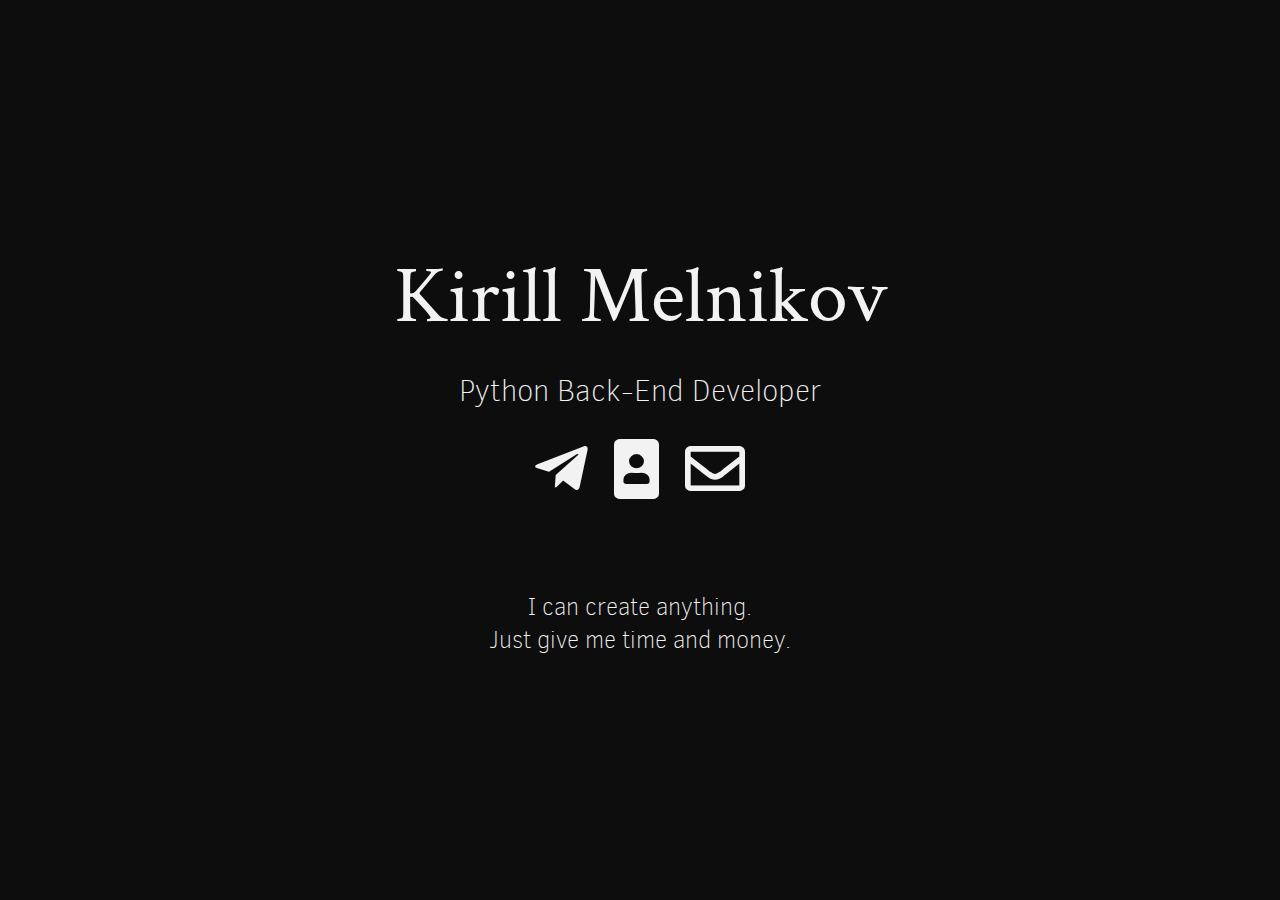
<file: index.html>
<html>
<head>
	<meta charset="utf-8">
	<meta http-equiv="X-UA-Compatible" content="IE=edge">
	<meta name="viewport" content="width=device-width, initial-scale=1.0">

	<title>Kirill Melnikov | Contacts</title>

	<link rel="icon" href="favicon.ico" type="image/png" />

	<link rel="preconnect" href="https://fonts.gstatic.com">
    <link href="https://fonts.googleapis.com/css2?family=Crimson+Text&display=swap" rel="stylesheet">
    <link href="https://fonts.googleapis.com/css2?family=Open+Sans+Condensed:wght@300&display=swap" rel="stylesheet">
	<link href="https://use.fontawesome.com/releases/v5.12.0/css/all.css" rel="stylesheet">
	<link rel="stylesheet" href="css/reset.css" type="text/css">
	<link rel="stylesheet" href="css/styles.css" type="text/css">
	<link rel="stylesheet" href="css/themes.css" type="text/css">
</head>
<body>
	<main>
		<div class="intro">Kirill Melnikov</div>
		<div class="tagline">Python Back-End Developer</div>
		<div class="icons-social">
			<a target="_blank" href="https://t.me/wultes"><i class="fab fa-telegram-plane"></i></a>
			<a target="_blank" href="https://career.habr.com/wultes"><i class="fas fa-portrait"></i></a>
			<a target="_blank" href="mailto:workwultes@gmail.com"><i class="far fa-envelope"></i></a>
        </div>
        <div class="tagline-quote">I can create anything. <br>Just give me time and money.</div>
	</main>
</body>
</html>
</file>
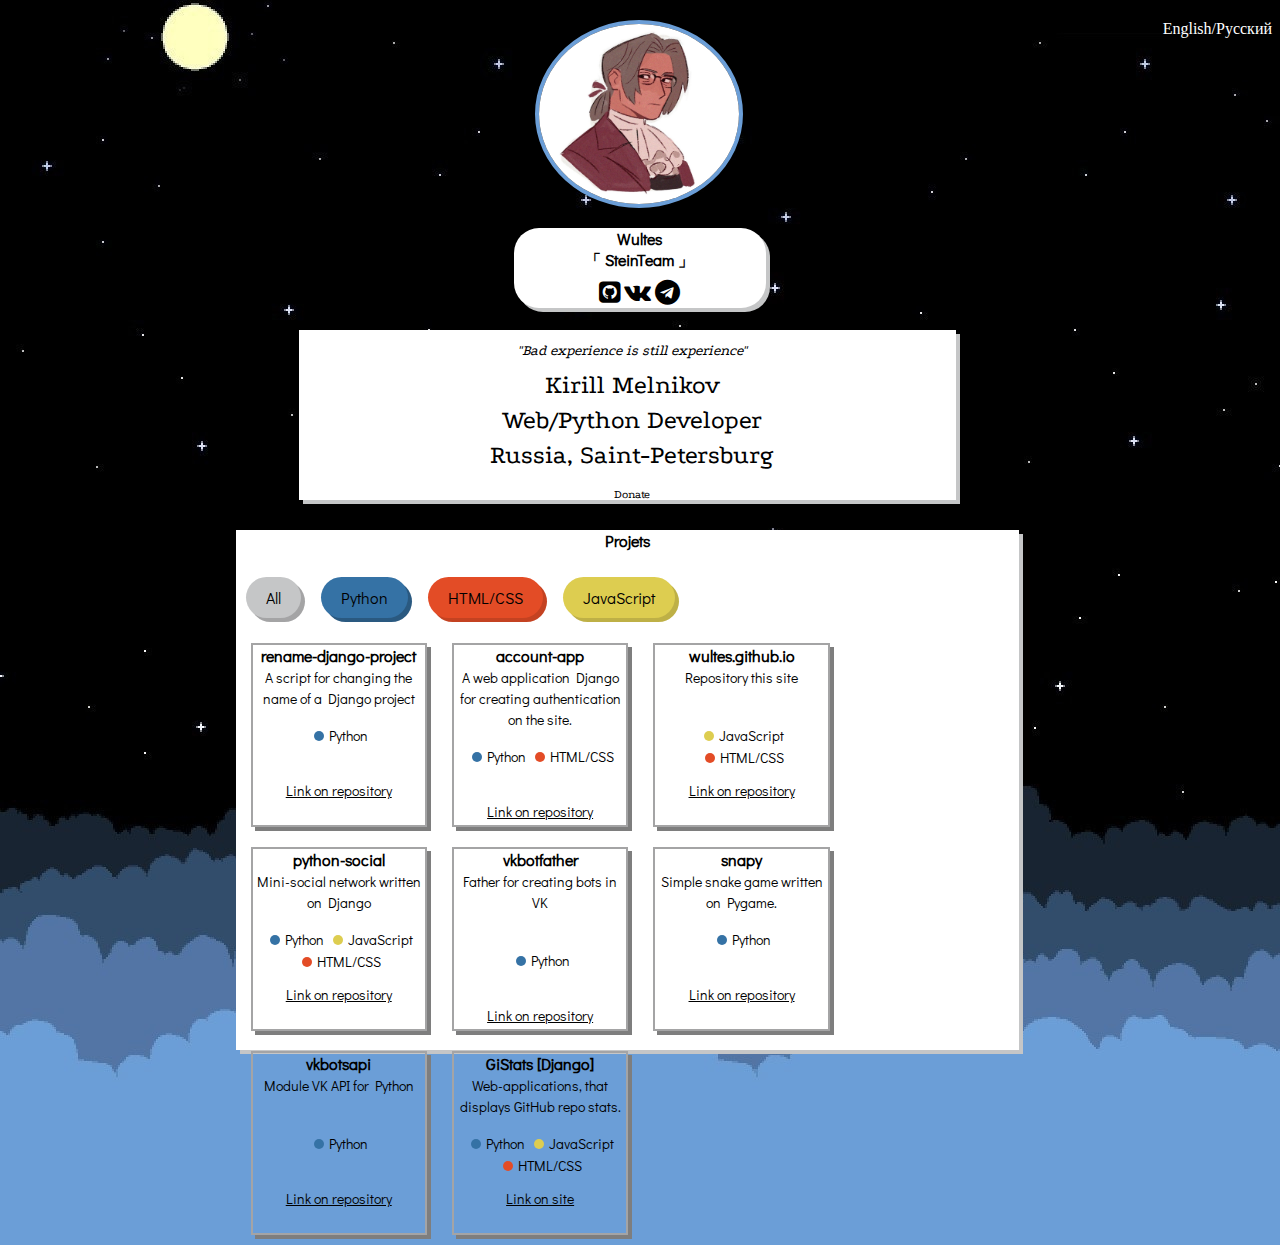
<file: en.html>
﻿<!DOCTYPE html>
<html>
    <head>
        <title>Wultes [GitHub]</title>
        <link rel="stylesheet" href="style.css">
        <link rel="stylesheet" href="animate.css">
        <link rel="shortcut icon" href="images/profile/favicon.ico" type="image/x-icon">
        <link href="https://fonts.googleapis.com/css?family=Didact+Gothic&display=swap" rel="stylesheet">
        <link href="https://stackpath.bootstrapcdn.com/font-awesome/4.7.0/css/font-awesome.min.css" rel="stylesheet" integrity="sha384-wvfXpqpZZVQGK6TAh5PVlGOfQNHSoD2xbE+QkPxCAFlNEevoEH3Sl0sibVcOQVnN" crossorigin="anonymous">
        <link href="https://fonts.googleapis.com/css?family=Playfair+Display|Podkova&display=swap" rel="stylesheet">
        <meta name="viewpoint" content="width=device-width, initial-scale=1">
        <script type="text/javascript" src="js/jquery-3.4.1.min.js"></script>

        <script type="text/javascript">
            $(document).ready(function(){
                $(".button").on("click", function(){
                    var value = $(this).attr("data-filter");
                    if (value == "all"){
                        $(".filter").show(100);
                    } else {
                        $(".filter").not("."+value).hide(100);
                        $('.filter').filter("."+value).show(100);
                    }
                })
            })
        </script>

    </head>
    <body>
        <div class="profile">
            <div class="language-site">
                <a href="en.html">English</a><a>/</a><a href="index.html">Русский</a>
            </div>
            <div class="info-profile animated fadeInDown delay-0.5s">
                <ul class="image">
                    <li>
                        <img src="images/profile/profile.jpg" alt="Wultes [GitHub]" class="profile-image">
                    </li>
                </ul>
                <ul class="text-profile">    
                    <b>Wultes</b><br>
                    <b><a href="https://github.com/steinteam">「 SteinTeam 」</a></b><br>
                    <li style="margin-top: 3px;" class="social__item"><a href="https://github.com/wultes/"><i class="fa fa-github-square"></i></a></li>
                    <li class="social__item"><a href="https://vk.com/wultes"><i class="fa fa-vk"></i></a></li>
                    <li class="social__item"><a href="https://t.me/wultes"><i class="fa fa-telegram"></i></a></li>
                </ul>
            </div>
            <div class="about animated fadeInUp delay-0.5s">
                <ul>
                    <li><i>"Bad experience is still experience"</i></li>
                    <li>Kirill Melnikov</li>
                    <li>Web/Python Developer</li>
                    <li>Russia, Saint-Petersburg</li>
                    <li><a href="https://money.yandex.ru/to/4100111894621502">Donate</a></li>
                </ul>
            </div>
            <div class="projects animated fadeInUp delay-0.5s">
                <b>Projets</b>
                <div class="container">
                    <ul class="filter-box">
                        <li class="button active all-li" data-filter="all">All</li>
                        <li class="button python-li" data-filter="python">Python</li>
                        <li class="button html-li" data-filter="html">HTML/CSS</li>
                        <li class="button javascript-li" data-filter="javascript">JavaScript</li>
                    </ul>
                    <div class="box filter python">
                        <b>rename-django-project</b><br>
                        <span class="about-project">A script for changing the name of a Django project</span>
                        <ul class="language-list">
                            <li><span class="python-color"></span>Python</li>
                        </ul>
                        <div id="line-link"class="link-repo"><a href="https://github.com/wultes/rename-django-project">Link on repository</a></div>
                    </div>
                    <div class="box filter html python">
                        <b>account-app</b><br>
                        <span>A web application Django for creating authentication on the site.</span>
                        <ul class="language-list">
                            <li><span class="python-color"></span>Python</li>
                            <li><span class="html-color"></span>HTML/CSS</li>
                        </ul>
                        <div class="link-repo"><a href="https://github.com/wultes/account-app">Link on repository</a></div>
                    </div>
                    <div class="box filter html javascript">
                        <b>wultes.github.io</b><br>
                        <span>Repository this site</span><br><br>
                        <ul class="language-list">
                            <li><span class="javascript-color"></span>JavaScript</li>
                            <li><span class="html-color"></span>HTML/CSS</li>
                        </ul>
                        <div id="line-link" class="link-repo"><a href="https://github.com/wultes/wultes.github.io">Link on repository</a></div>
                    </div>
                    <div class="box filter python html javascript">
                        <b>python-social</b><br>
                        <span>Mini-social network written on Django</span><br>
                        <ul class="language-list">
                            <li><span class="python-color"></span>Python</li>
                            <li><span class="javascript-color"></span>JavaScript</li>
                            <li><span class="html-color"></span>HTML/CSS</li>
                        </ul>
                        <div id="line-link" class="link-repo"><a href="https://github.com/wultes/python-social">Link on repository</a></div>
                    </div>
                    <div class="box filter python">
                        <b>vkbotfather</b><br>
                        <span>Father for creating bots in VK</span><br><br>
                        <ul class="language-list">
                            <li><span class="python-color"></span>Python</li>
                        </ul>
                        <div class="link-repo"><a href="https://github.com/wultes/vkbotfather">Link on repository</a></div>
                    </div>
                    <div class="box filter python">
                        <b>snapy</b><br>
                        <span>Simple snake game written on Pygame.</span><br>
                        <ul class="language-list">
                            <li><span class="python-color"></span>Python</li>
                        </ul>
                        <div id="line-link" class="link-repo"><a href="https://github.com/wultes/snapy">Link on repository</a></div>
                    </div>
                    <div class="box filter python">
                        <b>vkbotsapi</b><br>
                        <span>Module VK API for Python</span><br><br>
                        <ul class="language-list">
                            <li><span class="python-color"></span>Python</li>
                        </ul>
                        <div class="link-repo"><a href="https://github.com/wultes/vkbotsapi">Link on repository</a></div>
                    </div>
                    <div class="box filter python html javascript">
                        <b>GiStats [Django]</b><br>
                        <span>Web-applications, that displays GitHub repo stats.</span><br>
                        <ul class="language-list">
                            <li><span class="python-color"></span>Python</li>
                            <li><span class="javascript-color"></span>JavaScript</li>
                            <li><span class="html-color"></span>HTML/CSS</li>
                        </ul>
                        <div class="link-repo"><a href="http://gistats.pythonanywhere.com/">Link on site</a></div>
                    </div>
                </div>
            </div>
        </div>
    </body> 
</html>
</file>
<file: css/styles.css>
html {
	font-family: 'Roboto', sans-serif;
}

@media (min-width: 576px) {
	html {
		font-size: 14px;
	}
}

@media (min-width: 768px) {
	html {
		font-size: 16px;
	}
}

@media (min-width: 992px) {
	html {
		font-size: 18px;
	}
}

@media (min-width: 1200px) {
	html {
		font-size: 20px;
	}
}

@font-face {
    font-family: 'Clear Sans';
    src: local('Clear Sans Thin'), local('ClearSans-Thin'), url('font/clearsansthin.woff2') format('woff2'), url('font/clearsansthin.woff') format('woff'), url('font/clearsansthin.ttf') format('truetype');
    font-weight: 200;
    font-style: normal;
}

.icons-social i {
	font-size: 3em;
}

/* Custom Styles */

main {
	display: flex;
	flex-direction: column;
	min-height: 100vh;
	justify-content: center;
	padding: 0 30px;
	text-align: center;
}

main > .intro {
	font-family: 'Crimson Text', serif;
	font-size: 4em;
}

main > .tagline {
    font-family: 'Clear Sans', Thin;
	font-size: 1.5rem;
	margin: 1rem 0;
	font-weight: 100;
}

main > .tagline-quote {
    font-family: 'Clear Sans', Thin;
	font-size: 1.2rem;
	padding-top: 4rem;
	font-weight: 100;
}

.icons-social i {
	padding: 10px;
}

.devto {
	margin-bottom: -0.20rem;
}

.devto svg {
	margin-bottom: -0.20rem;
	margin-left: 0.675rem;;
	width: 2.65rem;
	height: 2.65rem;
}
</file>
<file: css/themes.css>
main {
    background: #0D0D0D;
    color: #F2F2F2;
}

.icons-social a {
	color: #F2F2F2;
}

.icons-social a svg path{
	fill: #F2F2F2;
}
</file>
<file: style.css>
body {
    background-image: url(images/profile/background.jpg);
}

.profile {
    width: 100%;
}

.info-profile {
    width: 100%;
    height: 260px;

    margin-top: 20px;

    text-align: center;

    font-family: 'Didact Gothic', sans-serif;

}

    .info-profile ul {
        list-style-type: none;
        padding: 0;
    }

    .info-profile a {
        text-decoration: none;
        transition: color 0.2s ease, border-bottom-color 0.2s ease;
        color: black;
    }

        a:hover {
		    color: #49c8ff;
		    border-bottom-color: transparent;
	    }

    .info-profile li {
        color: black;
        display: inline-block;
    }

.text-profile {
    width: 20%;
    margin-left: 40%;
    background-color: white;;
    box-shadow: 4px 4px 0px #c5c6c7;
    border-radius: 25px;
}

.social__item {
    font-size: 25px;
}

.profile-image {
    width: 200px;
    height: 180px;
    margin-left: 26%;


    border: 4px solid rgb(107, 158, 215);
    border-radius: 50%;
}

.about {
    width: 52%;
    height: 170px;
    margin-top: 50px;
    margin-left: 23%;

    text-align: center;
    background-color: white;
    box-shadow: 4px 4px 0px #c5c6c7;
    

    font-family: 'Podkova', serif;
}

    .about ul {
        font-size: 26px;
        width: 100%;
        list-style-type: none;
        padding: 0;
        margin: 5px;
        line-height: 35px;
    }

    .about i {
        font-size: 15px;
    }

    .about li {
        text-align: center;
    }

    .about a {
        font-size:12px;
        text-decoration: none;
        transition: color 0.2s ease, border-bottom-color 0.2s ease;
        color: black;
    }

        .about a:hover {
                color: #49c8ff;
                border-bottom-color: transparent;
            }

.projects {
    width: 62%;
    height: 520px;
    margin-top: 30px;
    margin-left: 18%;

    text-align: center;
    background-color: white;
    box-shadow: 4px 4px 0px #c5c6c7;   

    font-family: 'Didact Gothic', sans-serif;
}

    .container .filter-box {
        list-style-type: none;
        padding: 0;
        position: relative;
        width: 100%;
        height: 50px;
    }

    .container .filter-box li {
        float: left;
        padding: 10px 20px;
        margin: 10px;
        border-radius: 25px;

    }


    .container .python-li {
        background-color: #3572A5;
        box-shadow: 4px 4px 0px rgb(42, 89, 128) ;
    }

    .container .html-li {
        background-color: #e34c26;
        box-shadow: 4px 4px 0px #c44221;
    }

    .container .javascript-li {
        background-color: #ddcd50;
        box-shadow: 4px 4px 0px #beb046;
    }

    .container .all-li {
        background-color: #c5c6c7;
        box-shadow: 4px 4px 0px #a4a4a5;
    }
    

    .container .box {
        width: 22%;
        height: 180px;
        margin: 10px;
        margin-left: 15px;
        text-align: center;
        float: left;
        border: 2px solid #a4a4a5;
        box-shadow: 4px 4px 0px #7e7e7e;
    }

    .container .box span {
        font-size: 14px;
    }

    .container .box a {
        transition: color 0.2s ease, border-bottom-color 0.2s ease;
        color: black;
    }

        .container .box a:hover {
            color: #49c8ff;
		    border-bottom-color: transparent;
        }

    .container .python-color {
        background-color: #3572A5;
        width: 10px;
        height: 10px;
        border-radius: 50%;
        float:left;
        margin: 5px;
    }

    .container .javascript-color {
        background-color: #ddcd50;
        width: 10px;
        height: 10px;
        border-radius: 50%;
        float:left;
        margin: 5px;
    }
    
    .container .html-color {
        background-color: #e34c26;
        width: 10px;
        height: 10px;
        border-radius: 50%;
        float:left;
        margin: 5px;
    }

    .container .name-language {
        float: left;
    }

    .container .link-repo {
        font-size: 14px;
        margin-top: 10%;
    }

    .container .language-list {
        height: 40px;
        padding: 0;
        list-style-type: none;
        display: block;
    }

    .container .language-list li {
        display: inline-block;
        font-size: 14px;
    }

.language-site {
    float: right;
    position: relative;
    z-index: 10;
}

    .language-site a {
        text-decoration: none;
        transition: color 0.2s ease, border-bottom-color 0.2s ease;
        color: white;
    }

    .language-site a:hover {
        color: #49c8ff;
        border-bottom-color: transparent;
    }


@media only screen and (min-width: 768px) and (max-width: 1024px) {
  
    .projects {
        height: 720px;
    }

    .container .box {
        width: 28%;
    }

    #line-link {
        margin-top: 22%;
    }
   
   .profile-image {
        margin-left: 27%;
}
</file>
